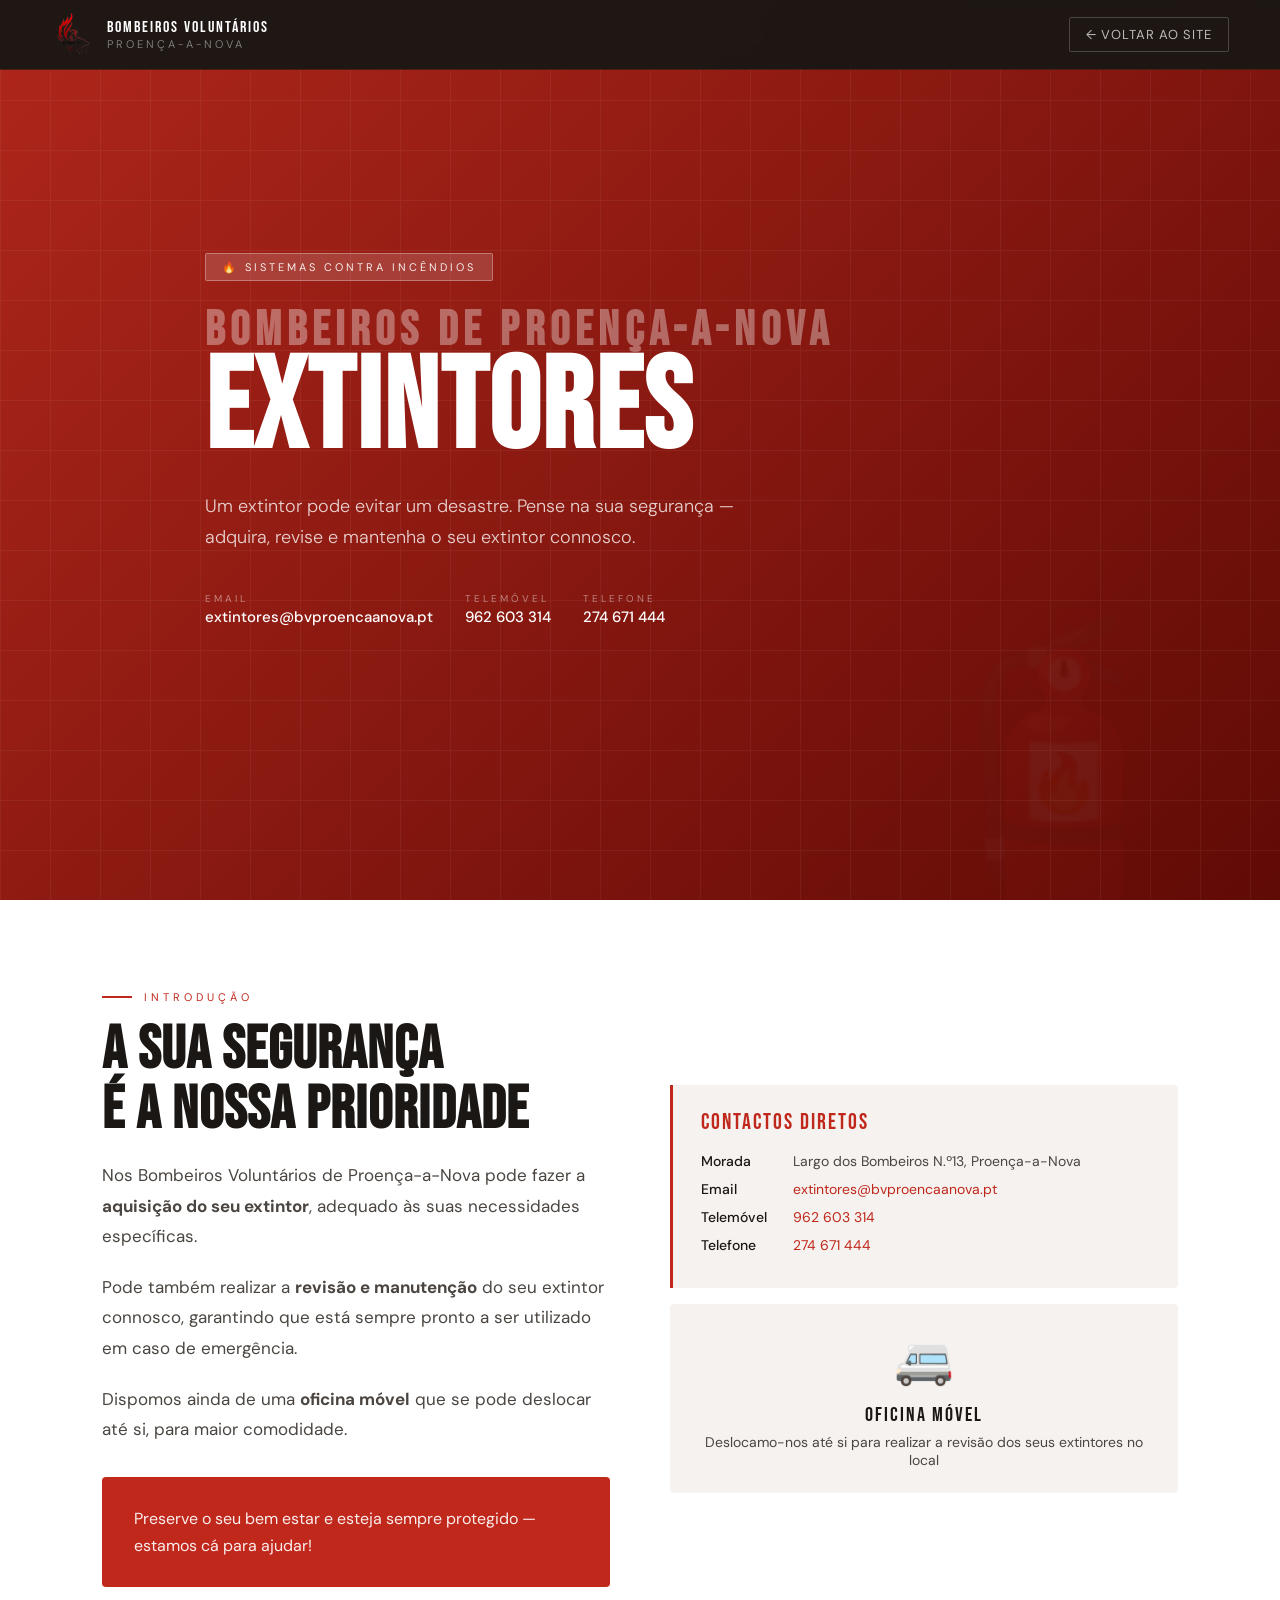
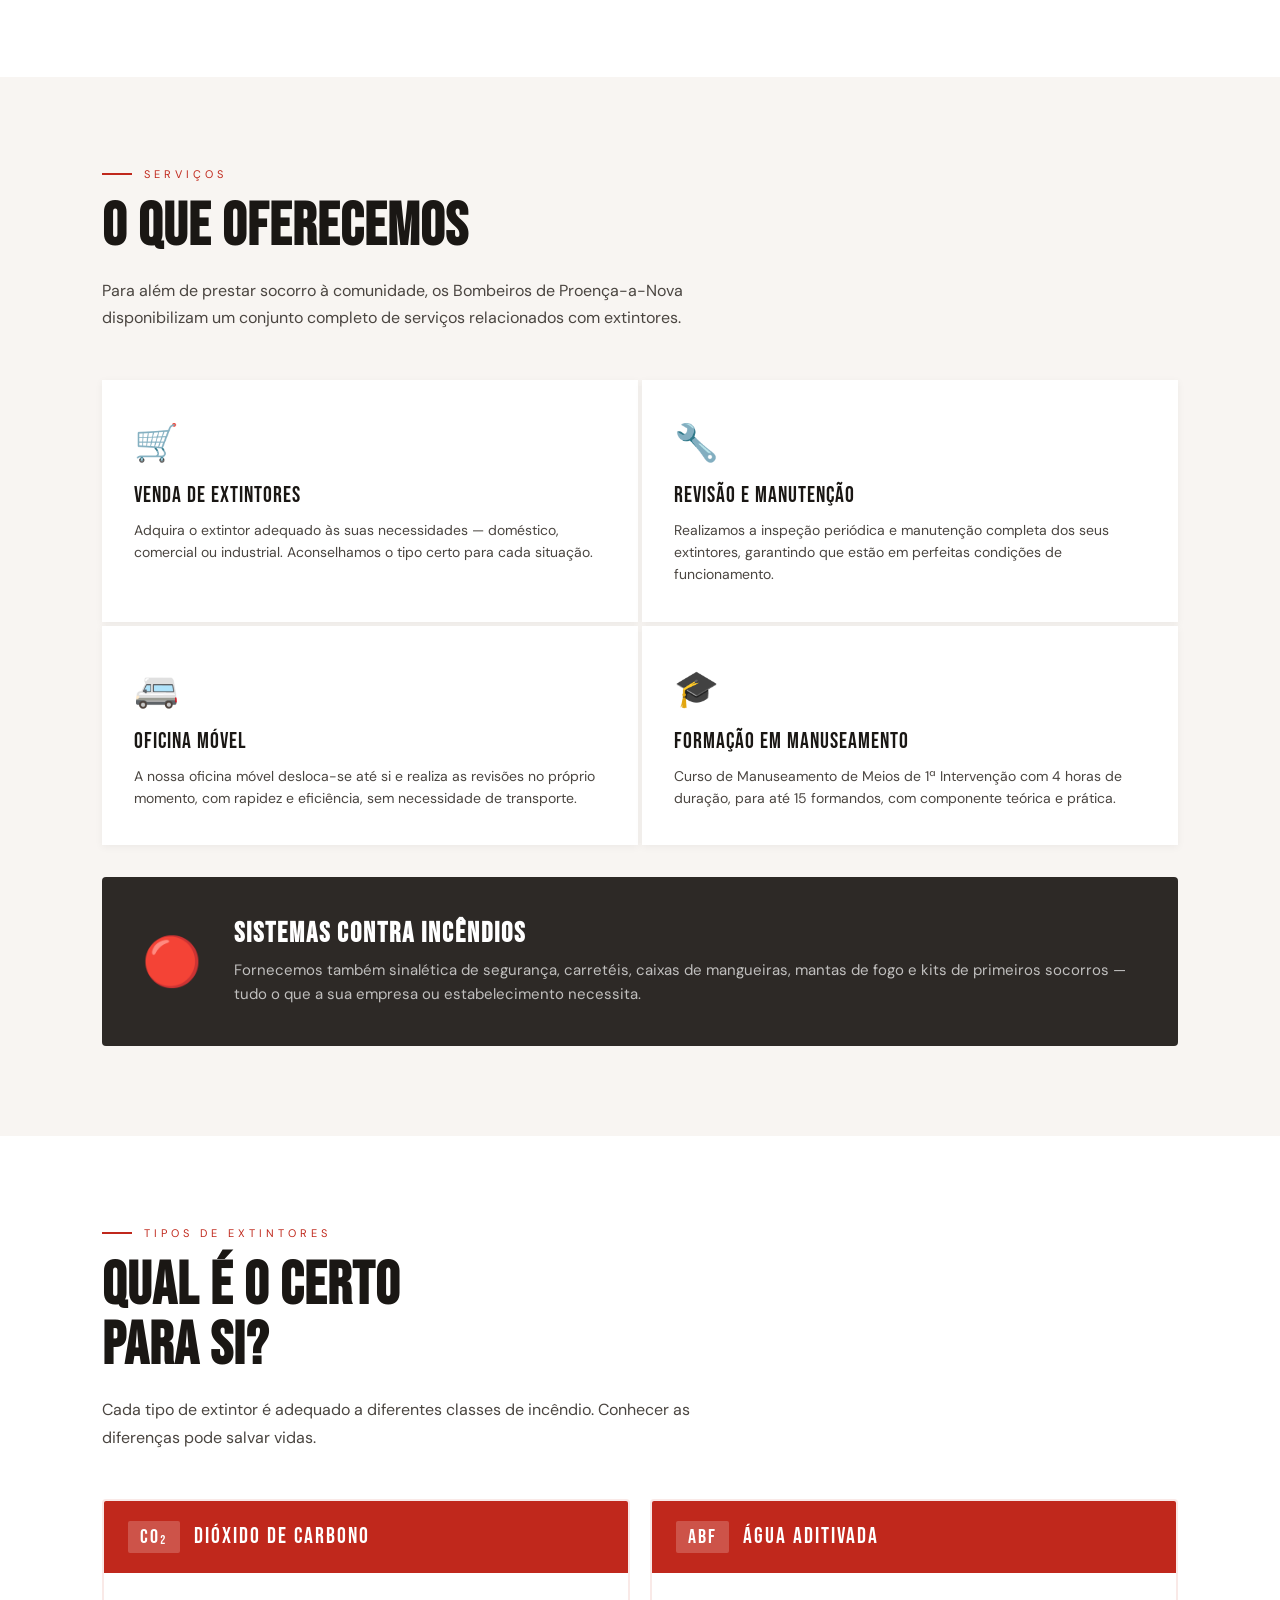
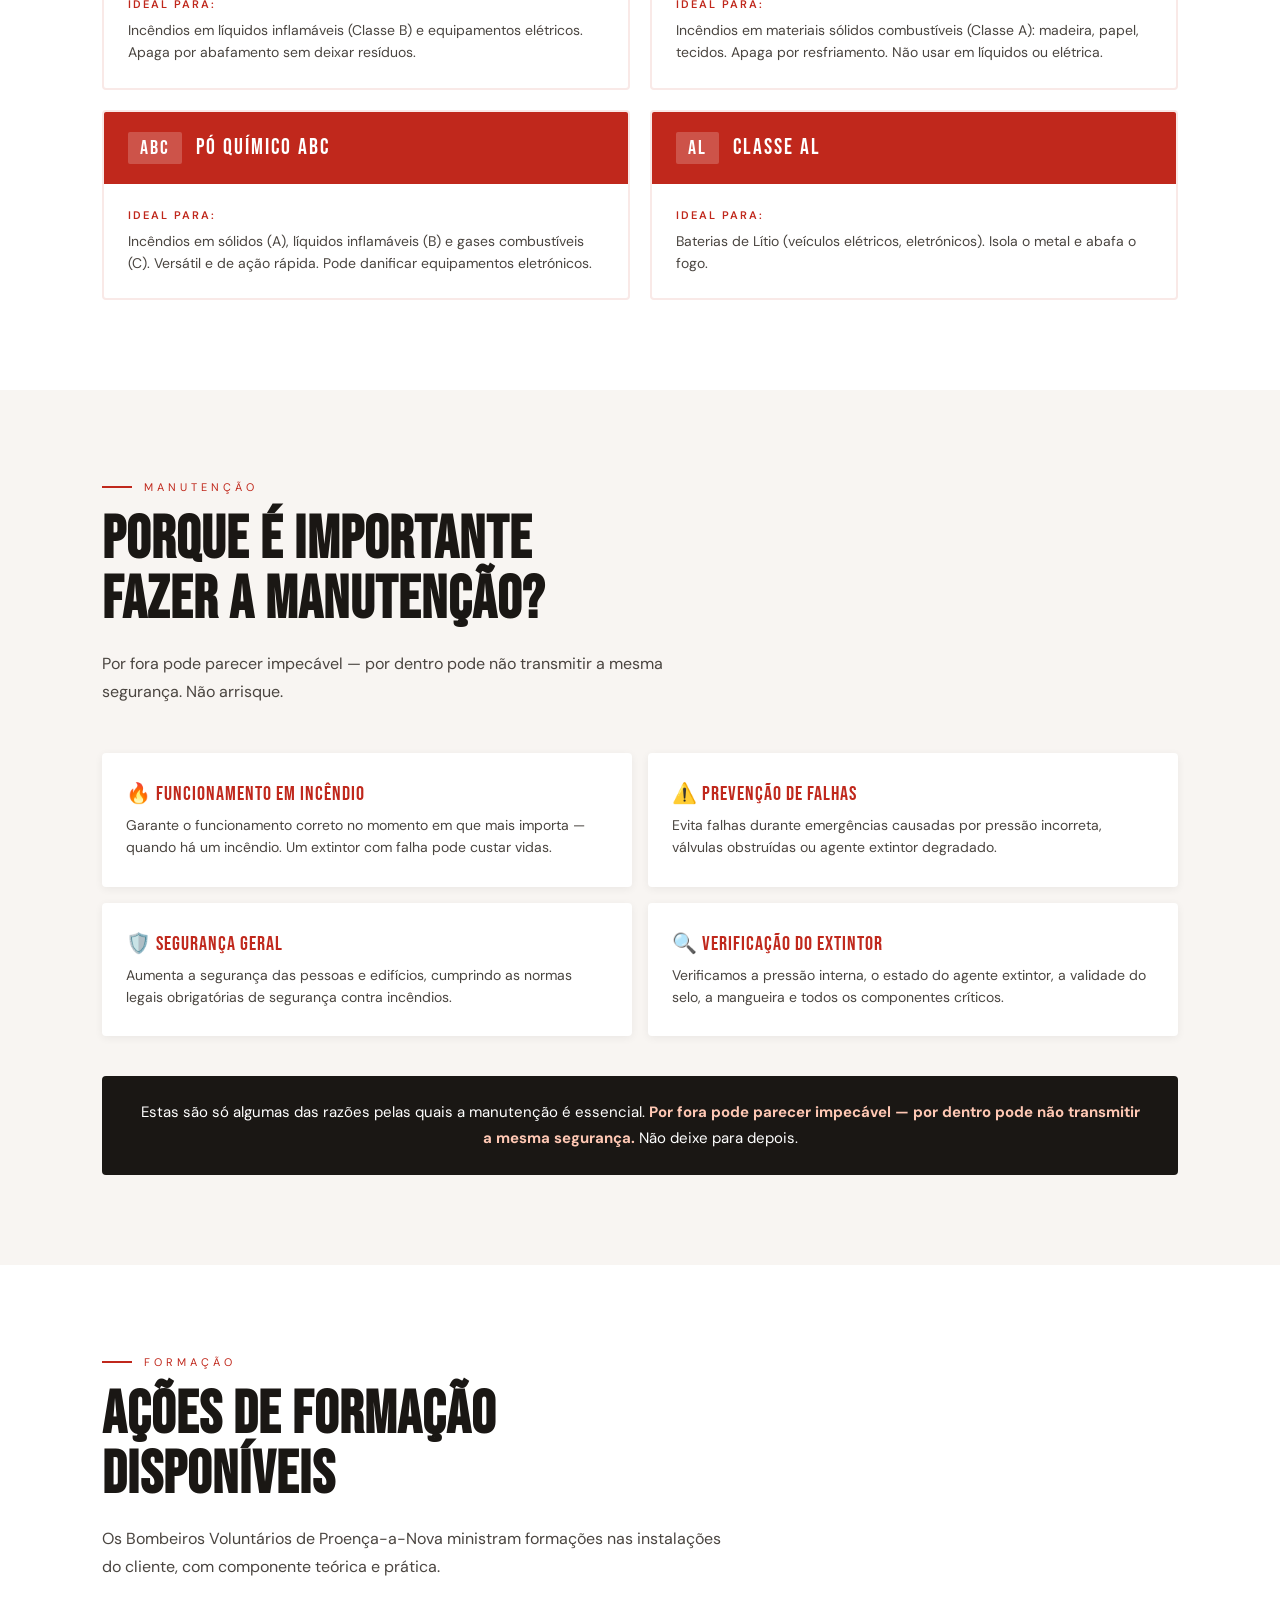
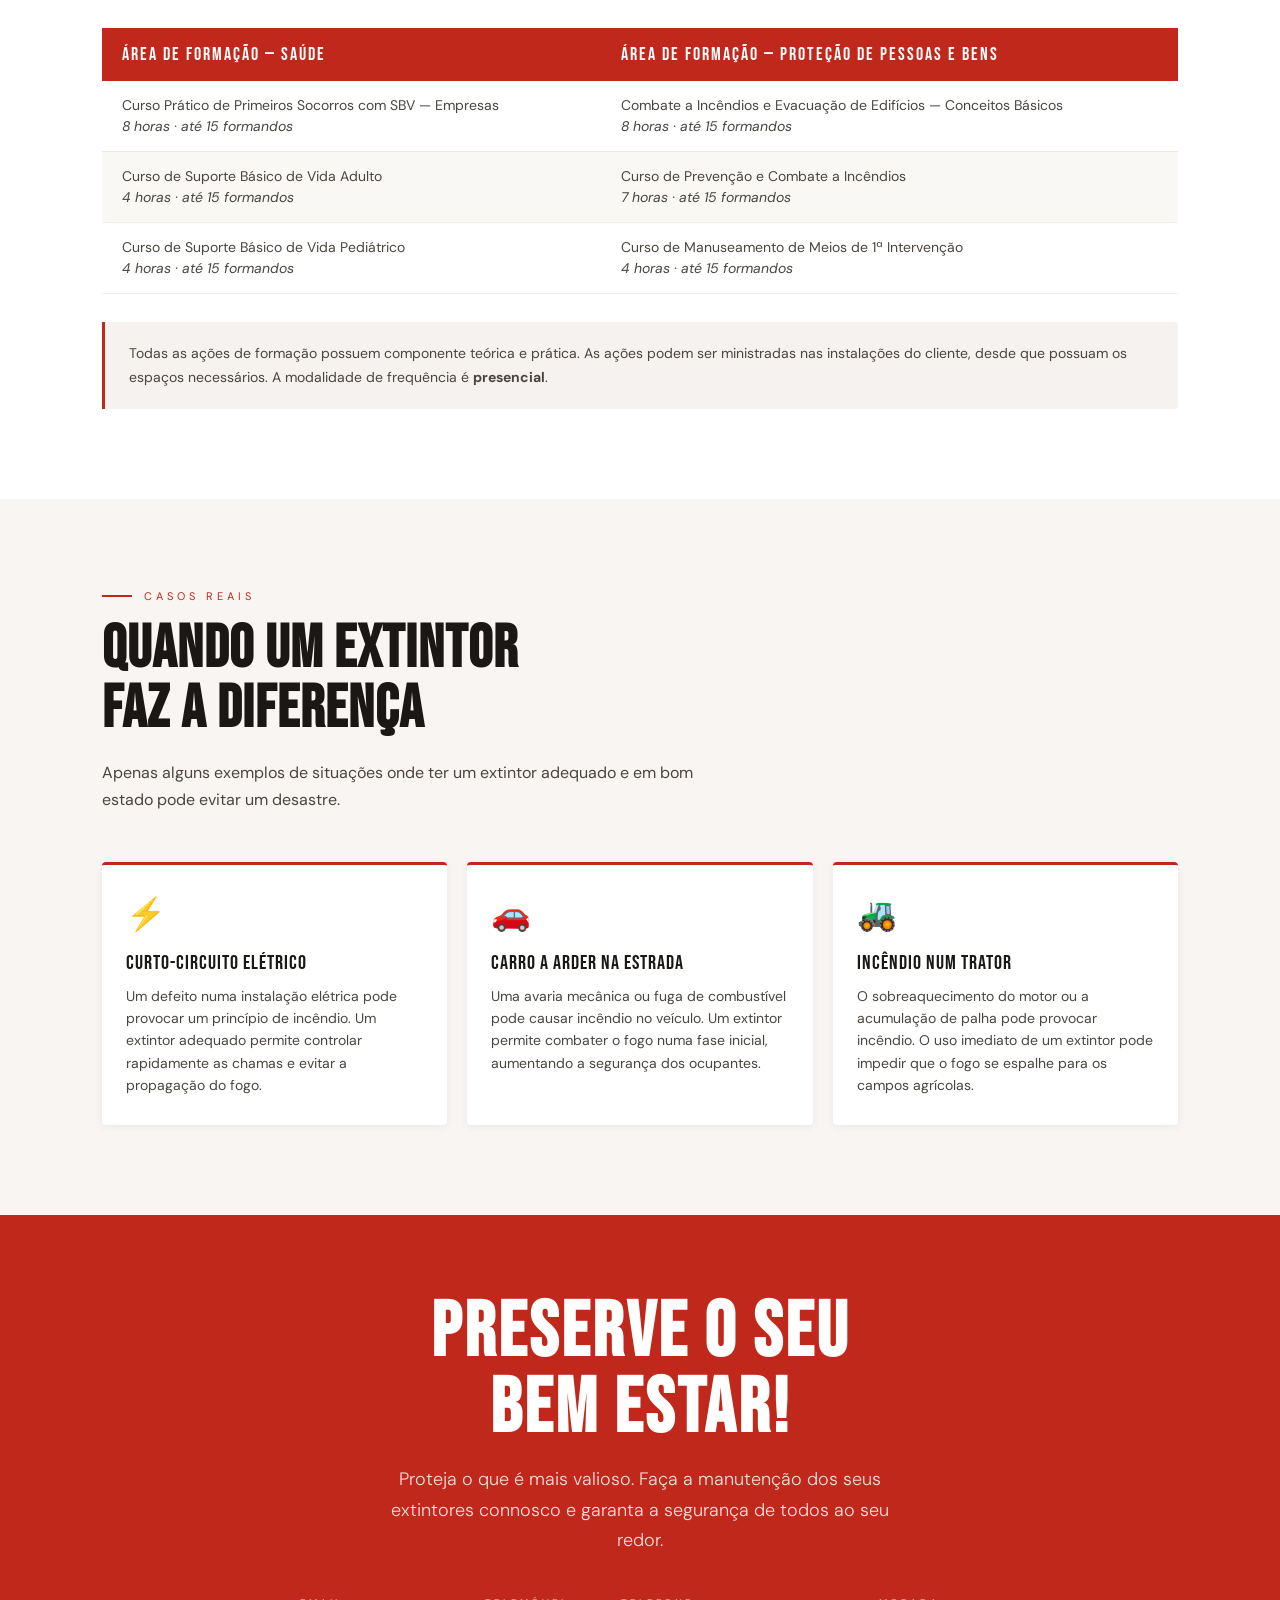
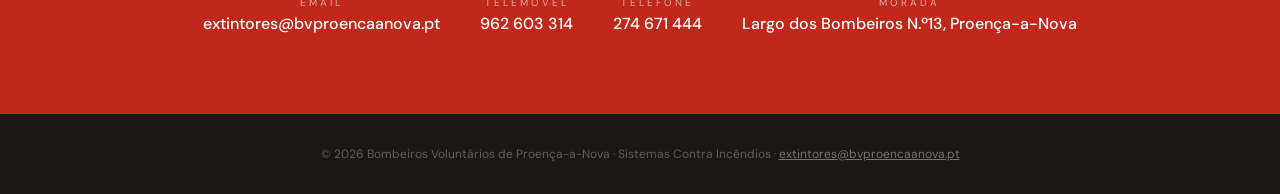
<file: extintores.html>
<!DOCTYPE html>
<html lang="pt">
<head>
<meta charset="UTF-8">
<meta name="viewport" content="width=device-width, initial-scale=1.0">
<title>Extintores — Bombeiros de Proença-a-Nova</title>
<link href="https://fonts.googleapis.com/css2?family=Bebas+Neue&family=DM+Sans:wght@300;400;500&family=Source+Serif+4:ital,wght@0,400;0,600;1,300&display=swap" rel="stylesheet">
<style>
*,*::before,*::after{box-sizing:border-box;margin:0;padding:0}
:root{
  --red:#C0281C;--red-dark:#8B1A10;--red-light:#E8392A;
  --black:#1a1714;--dark:#2d2926;--mid:#f5f2ef;
  --white:#ffffff;--text:#1a1714;--text-soft:#4a4540;--text-muted:#7a7570;
}
html{scroll-behavior:smooth}
body{font-family:'DM Sans',sans-serif;background:#ffffff;color:var(--text);overflow-x:hidden}

/* NAV */
nav{position:fixed;top:0;left:0;right:0;z-index:100;display:flex;align-items:center;justify-content:space-between;padding:0 4vw;height:70px;background:rgba(26,23,20,0.97);backdrop-filter:blur(12px);border-bottom:1px solid rgba(192,40,28,0.3)}
.nav-logo{display:flex;align-items:center;gap:12px;text-decoration:none;cursor:pointer}
.nav-emblem{width:44px;height:44px;object-fit:contain;flex-shrink:0}
.nav-name{font-family:'Bebas Neue',sans-serif;font-size:16px;letter-spacing:2px;color:white;line-height:1.2}
.nav-name span{color:rgba(255,255,255,0.5);font-size:11px;letter-spacing:3px;display:block;font-family:'DM Sans',sans-serif;font-weight:300;text-transform:uppercase}
.nav-back{display:inline-flex;align-items:center;gap:8px;color:rgba(255,255,255,0.7);text-decoration:none;font-size:13px;letter-spacing:1px;text-transform:uppercase;transition:color 0.2s;border:1px solid rgba(255,255,255,0.2);padding:8px 16px;border-radius:2px}
.nav-back:hover{color:white;border-color:var(--red);background:rgba(192,40,28,0.1)}

/* HERO */
.hero{min-height:100vh;padding-top:70px;position:relative;display:flex;align-items:center;overflow:hidden;background:#1a1714}
.hero-bg{position:absolute;inset:0;background:linear-gradient(135deg,rgba(192,40,28,0.9) 0%,rgba(100,10,5,0.95) 100%)}
.hero-pattern{position:absolute;inset:0;opacity:0.05;background-image:linear-gradient(rgba(255,255,255,1) 1px,transparent 1px),linear-gradient(90deg,rgba(255,255,255,1) 1px,transparent 1px);background-size:50px 50px}
.hero-content{position:relative;z-index:2;padding:60px 8vw;max-width:1100px;margin:0 auto;width:100%}
.hero-badge{display:inline-flex;align-items:center;gap:8px;background:rgba(255,255,255,0.15);border:1px solid rgba(255,255,255,0.3);padding:6px 16px;border-radius:2px;margin-bottom:28px;font-size:11px;letter-spacing:3px;text-transform:uppercase;color:rgba(255,255,255,0.9)}
.hero-title{font-family:'Bebas Neue',sans-serif;font-size:clamp(60px,10vw,130px);line-height:0.9;letter-spacing:2px;color:white;margin-bottom:24px}
.hero-title span{color:rgba(255,255,255,0.35);display:block;font-size:clamp(24px,4vw,48px);letter-spacing:6px}
.hero-desc{font-size:18px;color:rgba(255,255,255,0.8);max-width:560px;line-height:1.7;font-weight:300;margin-bottom:40px}
.hero-contacts{display:flex;gap:32px;flex-wrap:wrap}
.hero-contact{display:flex;flex-direction:column;gap:2px}
.hero-contact-label{font-size:10px;letter-spacing:3px;text-transform:uppercase;color:rgba(255,255,255,0.45)}
.hero-contact-value{font-size:15px;color:white;font-weight:500}
.hero-contact-value a{color:white;text-decoration:none}
.hero-contact-value a:hover{color:rgba(255,200,200,1)}
.hero-num{position:absolute;right:4vw;bottom:-20px;font-family:'Bebas Neue',sans-serif;font-size:clamp(150px,22vw,320px);color:rgba(255,255,255,0.04);letter-spacing:-5px;user-select:none;line-height:1}

/* SECTIONS */
section{padding:90px 8vw}
.section-inner{max-width:1100px;margin:0 auto}
.section-label{font-size:11px;letter-spacing:4px;text-transform:uppercase;color:var(--red);margin-bottom:16px;display:flex;align-items:center;gap:12px}
.section-label::before{content:'';width:30px;height:2px;background:var(--red)}
.section-title{font-family:'Bebas Neue',sans-serif;font-size:clamp(36px,5vw,60px);line-height:1;letter-spacing:1px;margin-bottom:20px;color:var(--text)}
.section-desc{font-size:16px;color:var(--text-soft);line-height:1.7;max-width:640px;margin-bottom:48px}

/* INTRO */
.intro{background:#ffffff}
.intro-grid{display:grid;grid-template-columns:1fr 1fr;gap:60px;align-items:center}
.intro-text p{font-size:17px;color:var(--text-soft);line-height:1.8;margin-bottom:20px}
.intro-highlight{background:var(--red);color:white;padding:28px 32px;border-radius:4px;margin-top:32px}
.intro-highlight p{font-size:16px;line-height:1.7;color:rgba(255,255,255,0.92);margin:0}
.intro-visual{display:flex;flex-direction:column;gap:16px}
.contact-card{background:var(--mid);padding:24px 28px;border-left:3px solid var(--red);border-radius:0 4px 4px 0}
.contact-card-title{font-family:'Bebas Neue',sans-serif;font-size:22px;letter-spacing:2px;color:var(--red);margin-bottom:16px}
.contact-row{display:flex;align-items:center;gap:12px;margin-bottom:10px;font-size:14px;color:var(--text-soft)}
.contact-row strong{color:var(--text);font-weight:500;min-width:80px}
.contact-row a{color:var(--red);text-decoration:none}
.contact-row a:hover{text-decoration:underline}

/* SERVICES */
.services{background:#f8f5f2}
.services-grid{display:grid;grid-template-columns:repeat(2,1fr);gap:4px}
.service-card{background:white;padding:36px 32px;border-top:3px solid transparent;transition:all 0.25s;box-shadow:0 2px 8px rgba(0,0,0,0.05)}
.service-card:hover{border-top-color:var(--red);transform:translateY(-2px);box-shadow:0 8px 24px rgba(0,0,0,0.1)}
.service-card-icon{font-size:36px;margin-bottom:16px}
.service-card-title{font-family:'Bebas Neue',sans-serif;font-size:22px;letter-spacing:1px;color:var(--text);margin-bottom:10px}
.service-card-text{font-size:14px;color:var(--text-soft);line-height:1.6}
.oficina-banner{background:var(--dark);color:white;padding:40px 40px;border-radius:4px;margin-top:32px;display:flex;align-items:center;gap:32px}
.oficina-icon{font-size:48px;flex-shrink:0}
.oficina-text h3{font-family:'Bebas Neue',sans-serif;font-size:28px;letter-spacing:2px;margin-bottom:8px;color:white}
.oficina-text p{font-size:15px;color:rgba(255,255,255,0.7);line-height:1.6}

/* TYPES */
.types{background:white}
.types-grid{display:grid;grid-template-columns:repeat(2,1fr);gap:20px}
.type-card{border:2px solid rgba(192,40,28,0.1);border-radius:4px;overflow:hidden;transition:all 0.25s}
.type-card:hover{border-color:var(--red);box-shadow:0 4px 20px rgba(192,40,28,0.1)}
.type-header{background:var(--red);padding:20px 24px;display:flex;align-items:center;gap:14px}
.type-badge{background:rgba(255,255,255,0.2);font-family:'Bebas Neue',sans-serif;font-size:20px;letter-spacing:2px;color:white;padding:4px 12px;border-radius:2px}
.type-header-title{font-family:'Bebas Neue',sans-serif;font-size:22px;letter-spacing:2px;color:white}
.type-body{padding:24px}
.type-ideal{font-size:11px;letter-spacing:2px;text-transform:uppercase;color:var(--red);font-weight:600;margin-bottom:8px}
.type-desc{font-size:14px;color:var(--text-soft);line-height:1.6}

/* MAINTENANCE */
.maintenance{background:#f8f5f2}
.maint-grid{display:grid;grid-template-columns:repeat(2,1fr);gap:16px;margin-bottom:40px}
.maint-card{background:white;padding:28px 24px;border-radius:4px;box-shadow:0 2px 8px rgba(0,0,0,0.06)}
.maint-card-title{font-family:'Bebas Neue',sans-serif;font-size:20px;letter-spacing:1px;color:var(--red);margin-bottom:8px}
.maint-card-text{font-size:14px;color:var(--text-soft);line-height:1.6}
.maint-note{background:var(--text);color:white;padding:24px 32px;border-radius:4px;font-size:15px;line-height:1.7;text-align:center}
.maint-note strong{color:rgba(255,200,180,1)}

/* FORMAÇÕES */
.formacoes{background:white}
.form-table{width:100%;border-collapse:collapse;margin-bottom:28px}
.form-table th{background:var(--red);color:white;padding:16px 20px;text-align:left;font-family:'Bebas Neue',sans-serif;font-size:18px;letter-spacing:2px;font-weight:400}
.form-table td{padding:14px 20px;border-bottom:1px solid rgba(0,0,0,0.06);font-size:14px;color:var(--text-soft);line-height:1.5;vertical-align:top}
.form-table tr:nth-child(even) td{background:#faf8f5}
.form-table tr:hover td{background:rgba(192,40,28,0.03)}
.form-note{background:var(--mid);border-left:3px solid var(--red);padding:20px 24px;font-size:14px;color:var(--text-soft);line-height:1.7;border-radius:0 4px 4px 0}

/* CASES */
.cases{background:#f8f5f2}
.cases-grid{display:grid;grid-template-columns:repeat(3,1fr);gap:20px}
.case-card{background:white;padding:28px 24px;border-radius:4px;border-top:3px solid var(--red);box-shadow:0 2px 8px rgba(0,0,0,0.06)}
.case-icon{font-size:32px;margin-bottom:16px}
.case-title{font-family:'Bebas Neue',sans-serif;font-size:20px;letter-spacing:1px;color:var(--text);margin-bottom:10px}
.case-text{font-size:14px;color:var(--text-soft);line-height:1.6}

/* CTA */
.cta-section{background:var(--red);padding:80px 8vw;text-align:center}
.cta-section h2{font-family:'Bebas Neue',sans-serif;font-size:clamp(40px,6vw,80px);letter-spacing:3px;color:white;margin-bottom:16px;line-height:1}
.cta-section p{font-size:18px;color:rgba(255,255,255,0.85);max-width:500px;margin:0 auto 40px;line-height:1.7;font-weight:300}
.cta-contacts{display:flex;justify-content:center;gap:40px;flex-wrap:wrap}
.cta-contact{text-align:center}
.cta-contact-label{font-size:10px;letter-spacing:3px;text-transform:uppercase;color:rgba(255,255,255,0.6);margin-bottom:4px}
.cta-contact-value{font-size:16px;color:white;font-weight:500}
.cta-contact-value a{color:white;text-decoration:none}

/* FOOTER */
footer{background:var(--black);padding:32px 8vw;text-align:center}
footer p{font-size:12px;color:rgba(255,255,255,0.3)}

/* FADE IN */
.fade-in{opacity:0;transform:translateY(24px);transition:opacity 0.6s,transform 0.6s}
.fade-in.visible{opacity:1;transform:translateY(0)}

/* RESPONSIVE */
@media(max-width:768px){
  .intro-grid,.services-grid,.types-grid,.maint-grid,.cases-grid{grid-template-columns:1fr}
  .oficina-banner{flex-direction:column;gap:16px;text-align:center}
  .hero-contacts{flex-direction:column;gap:16px}
  .cta-contacts{flex-direction:column;gap:20px}
  .form-table{font-size:13px}
  .form-table th,.form-table td{padding:12px}
}
</style>
</head>
<body>

<!-- NAV -->
<nav>
  <a href="index.html" class="nav-logo">
    <img class="nav-emblem" src="logo-full.png" alt="Brasão Bombeiros Voluntários de Proença-a-Nova">
    <div class="nav-name">Bombeiros Voluntários<span>Proença-a-Nova</span></div>
  </a>
  <a href="index.html" class="nav-back">← Voltar ao site</a>
</nav>

<!-- HERO -->
<section class="hero">
  <div class="hero-bg"></div>
  <div class="hero-pattern"></div>
  <div class="hero-num">🧯</div>
  <div class="hero-content">
    <div class="hero-badge">🔥 Sistemas Contra Incêndios</div>
    <h1 class="hero-title">
      <span>Bombeiros de Proença-a-Nova</span>
      Extintores
    </h1>
    <p class="hero-desc">Um extintor pode evitar um desastre. Pense na sua segurança — adquira, revise e mantenha o seu extintor connosco.</p>
    <div class="hero-contacts">
      <div class="hero-contact">
        <div class="hero-contact-label">Email</div>
        <div class="hero-contact-value"><a href="mailto:extintores@bvproencaanova.pt">extintores@bvproencaanova.pt</a></div>
      </div>
      <div class="hero-contact">
        <div class="hero-contact-label">Telemóvel</div>
        <div class="hero-contact-value"><a href="tel:962603314">962 603 314</a></div>
      </div>
      <div class="hero-contact">
        <div class="hero-contact-label">Telefone</div>
        <div class="hero-contact-value"><a href="tel:274671444">274 671 444</a></div>
      </div>
    </div>
  </div>
</section>

<!-- INTRODUÇÃO -->
<section class="intro">
  <div class="section-inner">
    <div class="intro-grid fade-in">
      <div class="intro-text">
        <div class="section-label">Introdução</div>
        <h2 class="section-title">A Sua Segurança<br>É a Nossa Prioridade</h2>
        <p>Nos Bombeiros Voluntários de Proença-a-Nova pode fazer a <strong>aquisição do seu extintor</strong>, adequado às suas necessidades específicas.</p>
        <p>Pode também realizar a <strong>revisão e manutenção</strong> do seu extintor connosco, garantindo que está sempre pronto a ser utilizado em caso de emergência.</p>
        <p>Dispomos ainda de uma <strong>oficina móvel</strong> que se pode deslocar até si, para maior comodidade.</p>
        <div class="intro-highlight">
          <p>Preserve o seu bem estar e esteja sempre protegido — estamos cá para ajudar!</p>
        </div>
      </div>
      <div class="intro-visual">
        <div class="contact-card">
          <div class="contact-card-title">Contactos Diretos</div>
          <div class="contact-row"><strong>Morada</strong> Largo dos Bombeiros N.º13, Proença-a-Nova</div>
          <div class="contact-row"><strong>Email</strong> <a href="mailto:extintores@bvproencaanova.pt">extintores@bvproencaanova.pt</a></div>
          <div class="contact-row"><strong>Telemóvel</strong> <a href="tel:962603314">962 603 314</a></div>
          <div class="contact-row"><strong>Telefone</strong> <a href="tel:274671444">274 671 444</a></div>
        </div>
        <div style="background:var(--mid);padding:24px 28px;border-radius:4px;text-align:center">
          <div style="font-size:48px;margin-bottom:12px">🚐</div>
          <div style="font-family:'Bebas Neue',sans-serif;font-size:20px;letter-spacing:2px;color:var(--text);margin-bottom:6px">Oficina Móvel</div>
          <div style="font-size:14px;color:var(--text-soft)">Deslocamo-nos até si para realizar a revisão dos seus extintores no local</div>
        </div>
      </div>
    </div>
  </div>
</section>

<!-- SERVIÇOS -->
<section class="services">
  <div class="section-inner">
    <div class="section-label">Serviços</div>
    <h2 class="section-title">O Que Oferecemos</h2>
    <p class="section-desc">Para além de prestar socorro à comunidade, os Bombeiros de Proença-a-Nova disponibilizam um conjunto completo de serviços relacionados com extintores.</p>
    <div class="services-grid fade-in">
      <div class="service-card">
        <div class="service-card-icon">🛒</div>
        <div class="service-card-title">Venda de Extintores</div>
        <div class="service-card-text">Adquira o extintor adequado às suas necessidades — doméstico, comercial ou industrial. Aconselhamos o tipo certo para cada situação.</div>
      </div>
      <div class="service-card">
        <div class="service-card-icon">🔧</div>
        <div class="service-card-title">Revisão e Manutenção</div>
        <div class="service-card-text">Realizamos a inspeção periódica e manutenção completa dos seus extintores, garantindo que estão em perfeitas condições de funcionamento.</div>
      </div>
      <div class="service-card">
        <div class="service-card-icon">🚐</div>
        <div class="service-card-title">Oficina Móvel</div>
        <div class="service-card-text">A nossa oficina móvel desloca-se até si e realiza as revisões no próprio momento, com rapidez e eficiência, sem necessidade de transporte.</div>
      </div>
      <div class="service-card">
        <div class="service-card-icon">🎓</div>
        <div class="service-card-title">Formação em Manuseamento</div>
        <div class="service-card-text">Curso de Manuseamento de Meios de 1ª Intervenção com 4 horas de duração, para até 15 formandos, com componente teórica e prática.</div>
      </div>
    </div>
    <div class="oficina-banner fade-in">
      <div class="oficina-icon">🔴</div>
      <div class="oficina-text">
        <h3>Sistemas Contra Incêndios</h3>
        <p>Fornecemos também sinalética de segurança, carretéis, caixas de mangueiras, mantas de fogo e kits de primeiros socorros — tudo o que a sua empresa ou estabelecimento necessita.</p>
      </div>
    </div>
  </div>
</section>

<!-- TIPOS DE EXTINTORES -->
<section class="types">
  <div class="section-inner">
    <div class="section-label">Tipos de Extintores</div>
    <h2 class="section-title">Qual é o Certo<br>Para Si?</h2>
    <p class="section-desc">Cada tipo de extintor é adequado a diferentes classes de incêndio. Conhecer as diferenças pode salvar vidas.</p>
    <div class="types-grid fade-in">
      <div class="type-card">
        <div class="type-header">
          <div class="type-badge">CO₂</div>
          <div class="type-header-title">Dióxido de Carbono</div>
        </div>
        <div class="type-body">
          <div class="type-ideal">Ideal para:</div>
          <div class="type-desc">Incêndios em líquidos inflamáveis (Classe B) e equipamentos elétricos. Apaga por abafamento sem deixar resíduos.</div>
        </div>
      </div>
      <div class="type-card">
        <div class="type-header">
          <div class="type-badge">ABF</div>
          <div class="type-header-title">Água Aditivada</div>
        </div>
        <div class="type-body">
          <div class="type-ideal">Ideal para:</div>
          <div class="type-desc">Incêndios em materiais sólidos combustíveis (Classe A): madeira, papel, tecidos. Apaga por resfriamento. Não usar em líquidos ou elétrica.</div>
        </div>
      </div>
      <div class="type-card">
        <div class="type-header">
          <div class="type-badge">ABC</div>
          <div class="type-header-title">Pó Químico ABC</div>
        </div>
        <div class="type-body">
          <div class="type-ideal">Ideal para:</div>
          <div class="type-desc">Incêndios em sólidos (A), líquidos inflamáveis (B) e gases combustíveis (C). Versátil e de ação rápida. Pode danificar equipamentos eletrónicos.</div>
        </div>
      </div>
      <div class="type-card">
        <div class="type-header">
          <div class="type-badge">AL</div>
          <div class="type-header-title">Classe AL</div>
        </div>
        <div class="type-body">
          <div class="type-ideal">Ideal para:</div>
          <div class="type-desc">Baterias de Lítio (veículos elétricos, eletrónicos). Isola o metal e abafa o fogo.</div>
        </div>
      </div>
    </div>
  </div>
</section>

<!-- IMPORTÂNCIA DA MANUTENÇÃO -->
<section class="maintenance">
  <div class="section-inner">
    <div class="section-label">Manutenção</div>
    <h2 class="section-title">Porque é Importante<br>Fazer a Manutenção?</h2>
    <p class="section-desc">Por fora pode parecer impecável — por dentro pode não transmitir a mesma segurança. Não arrisque.</p>
    <div class="maint-grid fade-in">
      <div class="maint-card">
        <div class="maint-card-title">🔥 Funcionamento em Incêndio</div>
        <div class="maint-card-text">Garante o funcionamento correto no momento em que mais importa — quando há um incêndio. Um extintor com falha pode custar vidas.</div>
      </div>
      <div class="maint-card">
        <div class="maint-card-title">⚠️ Prevenção de Falhas</div>
        <div class="maint-card-text">Evita falhas durante emergências causadas por pressão incorreta, válvulas obstruídas ou agente extintor degradado.</div>
      </div>
      <div class="maint-card">
        <div class="maint-card-title">🛡️ Segurança Geral</div>
        <div class="maint-card-text">Aumenta a segurança das pessoas e edifícios, cumprindo as normas legais obrigatórias de segurança contra incêndios.</div>
      </div>
      <div class="maint-card">
        <div class="maint-card-title">🔍 Verificação do Extintor</div>
        <div class="maint-card-text">Verificamos a pressão interna, o estado do agente extintor, a validade do selo, a mangueira e todos os componentes críticos.</div>
      </div>
    </div>
    <div class="maint-note fade-in">
      Estas são só algumas das razões pelas quais a manutenção é essencial. <strong>Por fora pode parecer impecável — por dentro pode não transmitir a mesma segurança.</strong> Não deixe para depois.
    </div>
  </div>
</section>

<!-- FORMAÇÕES -->
<section class="formacoes" style="background:white">
  <div class="section-inner">
    <div class="section-label">Formação</div>
    <h2 class="section-title">Ações de Formação<br>Disponíveis</h2>
    <p class="section-desc">Os Bombeiros Voluntários de Proença-a-Nova ministram formações nas instalações do cliente, com componente teórica e prática.</p>
    <table class="form-table fade-in">
      <thead>
        <tr>
          <th>Área de Formação — Saúde</th>
          <th>Área de Formação — Proteção de Pessoas e Bens</th>
        </tr>
      </thead>
      <tbody>
        <tr>
          <td>Curso Prático de Primeiros Socorros com SBV — Empresas<br><em>8 horas · até 15 formandos</em></td>
          <td>Combate a Incêndios e Evacuação de Edifícios — Conceitos Básicos<br><em>8 horas · até 15 formandos</em></td>
        </tr>
        <tr>
          <td>Curso de Suporte Básico de Vida Adulto<br><em>4 horas · até 15 formandos</em></td>
          <td>Curso de Prevenção e Combate a Incêndios<br><em>7 horas · até 15 formandos</em></td>
        </tr>
        <tr>
          <td>Curso de Suporte Básico de Vida Pediátrico<br><em>4 horas · até 15 formandos</em></td>
          <td>Curso de Manuseamento de Meios de 1ª Intervenção<br><em>4 horas · até 15 formandos</em></td>
        </tr>
      </tbody>
    </table>
    <div class="form-note fade-in">
      Todas as ações de formação possuem componente teórica e prática. As ações podem ser ministradas nas instalações do cliente, desde que possuam os espaços necessários. A modalidade de frequência é <strong>presencial</strong>.
    </div>
  </div>
</section>

<!-- CASOS REAIS -->
<section class="cases">
  <div class="section-inner">
    <div class="section-label">Casos Reais</div>
    <h2 class="section-title">Quando um Extintor<br>Faz a Diferença</h2>
    <p class="section-desc">Apenas alguns exemplos de situações onde ter um extintor adequado e em bom estado pode evitar um desastre.</p>
    <div class="cases-grid fade-in">
      <div class="case-card">
        <div class="case-icon">⚡</div>
        <div class="case-title">Curto-Circuito Elétrico</div>
        <div class="case-text">Um defeito numa instalação elétrica pode provocar um princípio de incêndio. Um extintor adequado permite controlar rapidamente as chamas e evitar a propagação do fogo.</div>
      </div>
      <div class="case-card">
        <div class="case-icon">🚗</div>
        <div class="case-title">Carro a Arder na Estrada</div>
        <div class="case-text">Uma avaria mecânica ou fuga de combustível pode causar incêndio no veículo. Um extintor permite combater o fogo numa fase inicial, aumentando a segurança dos ocupantes.</div>
      </div>
      <div class="case-card">
        <div class="case-icon">🚜</div>
        <div class="case-title">Incêndio num Trator</div>
        <div class="case-text">O sobreaquecimento do motor ou a acumulação de palha pode provocar incêndio. O uso imediato de um extintor pode impedir que o fogo se espalhe para os campos agrícolas.</div>
      </div>
    </div>
  </div>
</section>

<!-- CTA -->
<section class="cta-section">
  <h2>Preserve o Seu<br>Bem Estar!</h2>
  <p>Proteja o que é mais valioso. Faça a manutenção dos seus extintores connosco e garanta a segurança de todos ao seu redor.</p>
  <div class="cta-contacts">
    <div class="cta-contact">
      <div class="cta-contact-label">Email</div>
      <div class="cta-contact-value"><a href="mailto:extintores@bvproencaanova.pt">extintores@bvproencaanova.pt</a></div>
    </div>
    <div class="cta-contact">
      <div class="cta-contact-label">Telemóvel</div>
      <div class="cta-contact-value"><a href="tel:962603314">962 603 314</a></div>
    </div>
    <div class="cta-contact">
      <div class="cta-contact-label">Telefone</div>
      <div class="cta-contact-value"><a href="tel:274671444">274 671 444</a></div>
    </div>
    <div class="cta-contact">
      <div class="cta-contact-label">Morada</div>
      <div class="cta-contact-value">Largo dos Bombeiros N.º13, Proença-a-Nova</div>
    </div>
  </div>
</section>

<!-- FOOTER -->
<footer>
  <p>© 2026 Bombeiros Voluntários de Proença-a-Nova · Sistemas Contra Incêndios · <a href="mailto:extintores@bvproencaanova.pt" style="color:rgba(255,255,255,0.4)">extintores@bvproencaanova.pt</a></p>
</footer>

<script>
const observer = new IntersectionObserver(
  entries => entries.forEach(e => { if(e.isIntersecting) e.target.classList.add('visible'); }),
  { threshold: 0.1 }
);
document.querySelectorAll('.fade-in').forEach(el => observer.observe(el));
</script>
</body>
</html>
</file>
